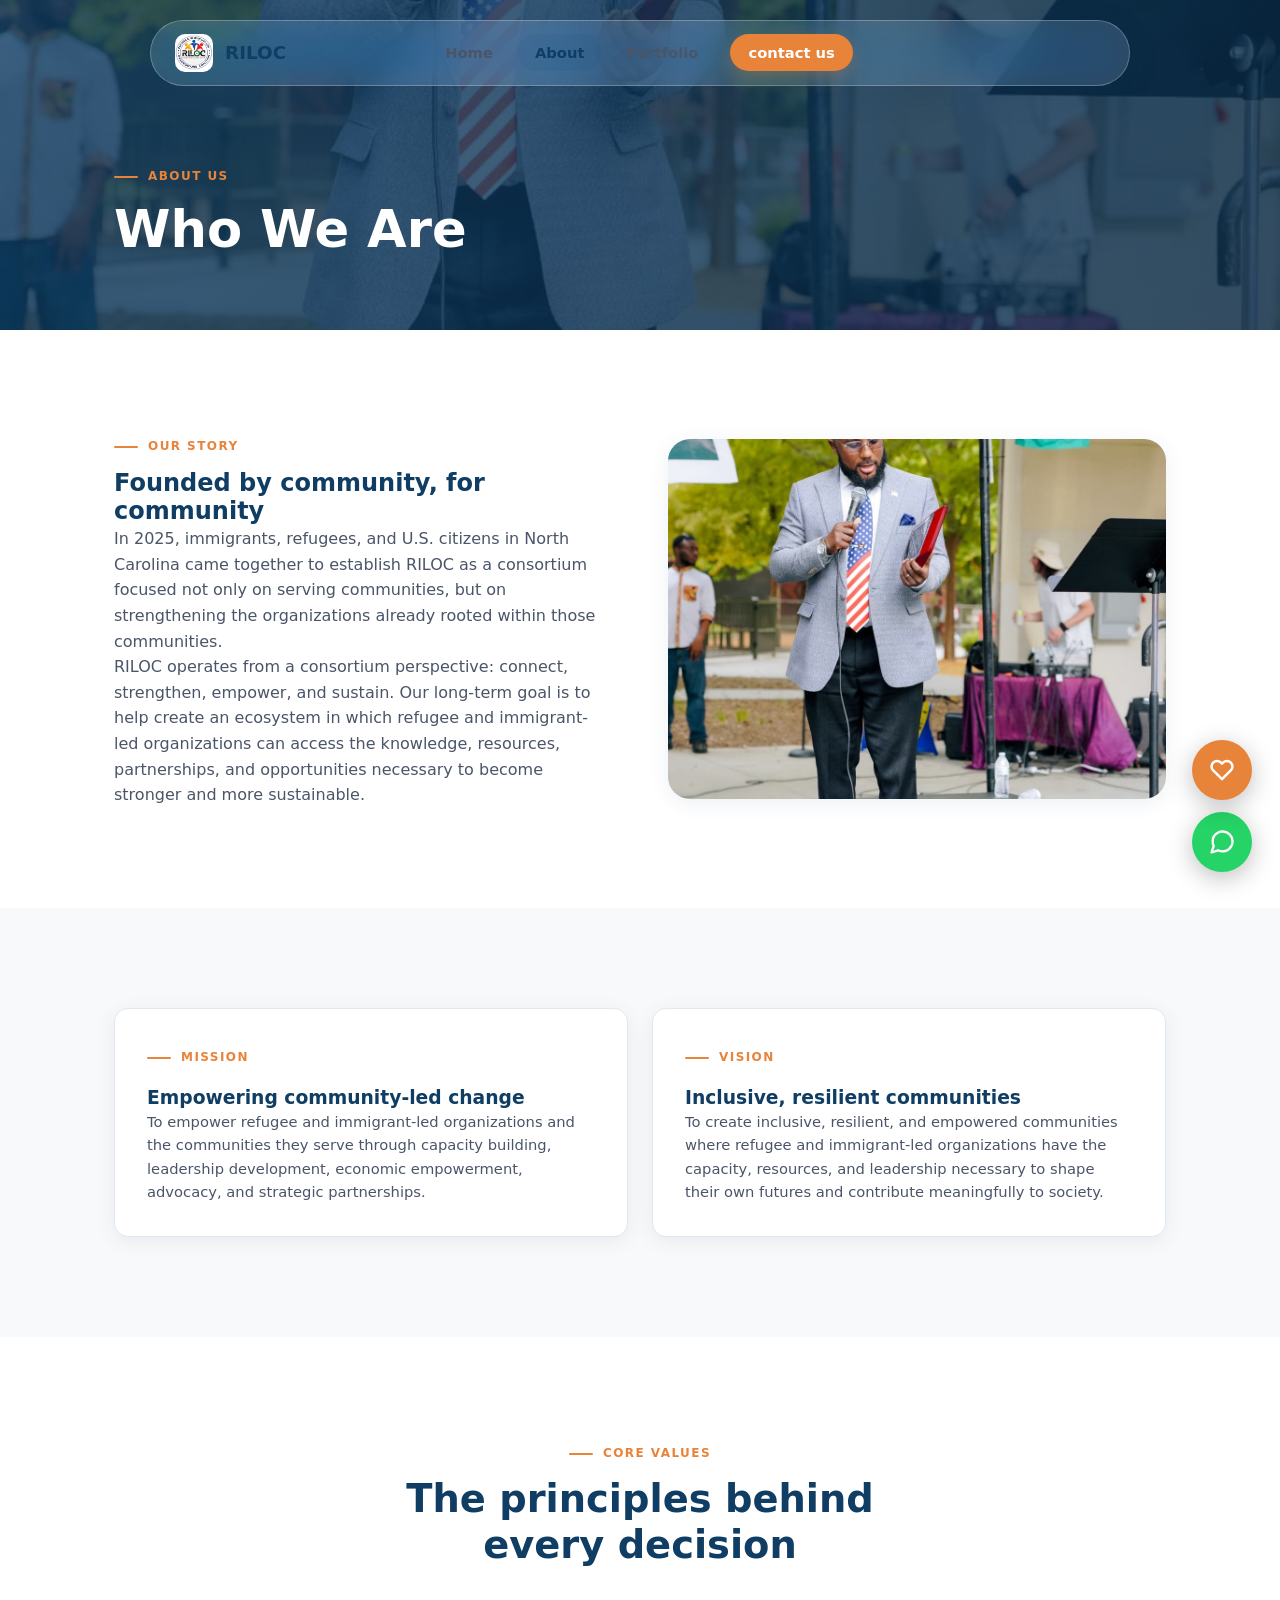
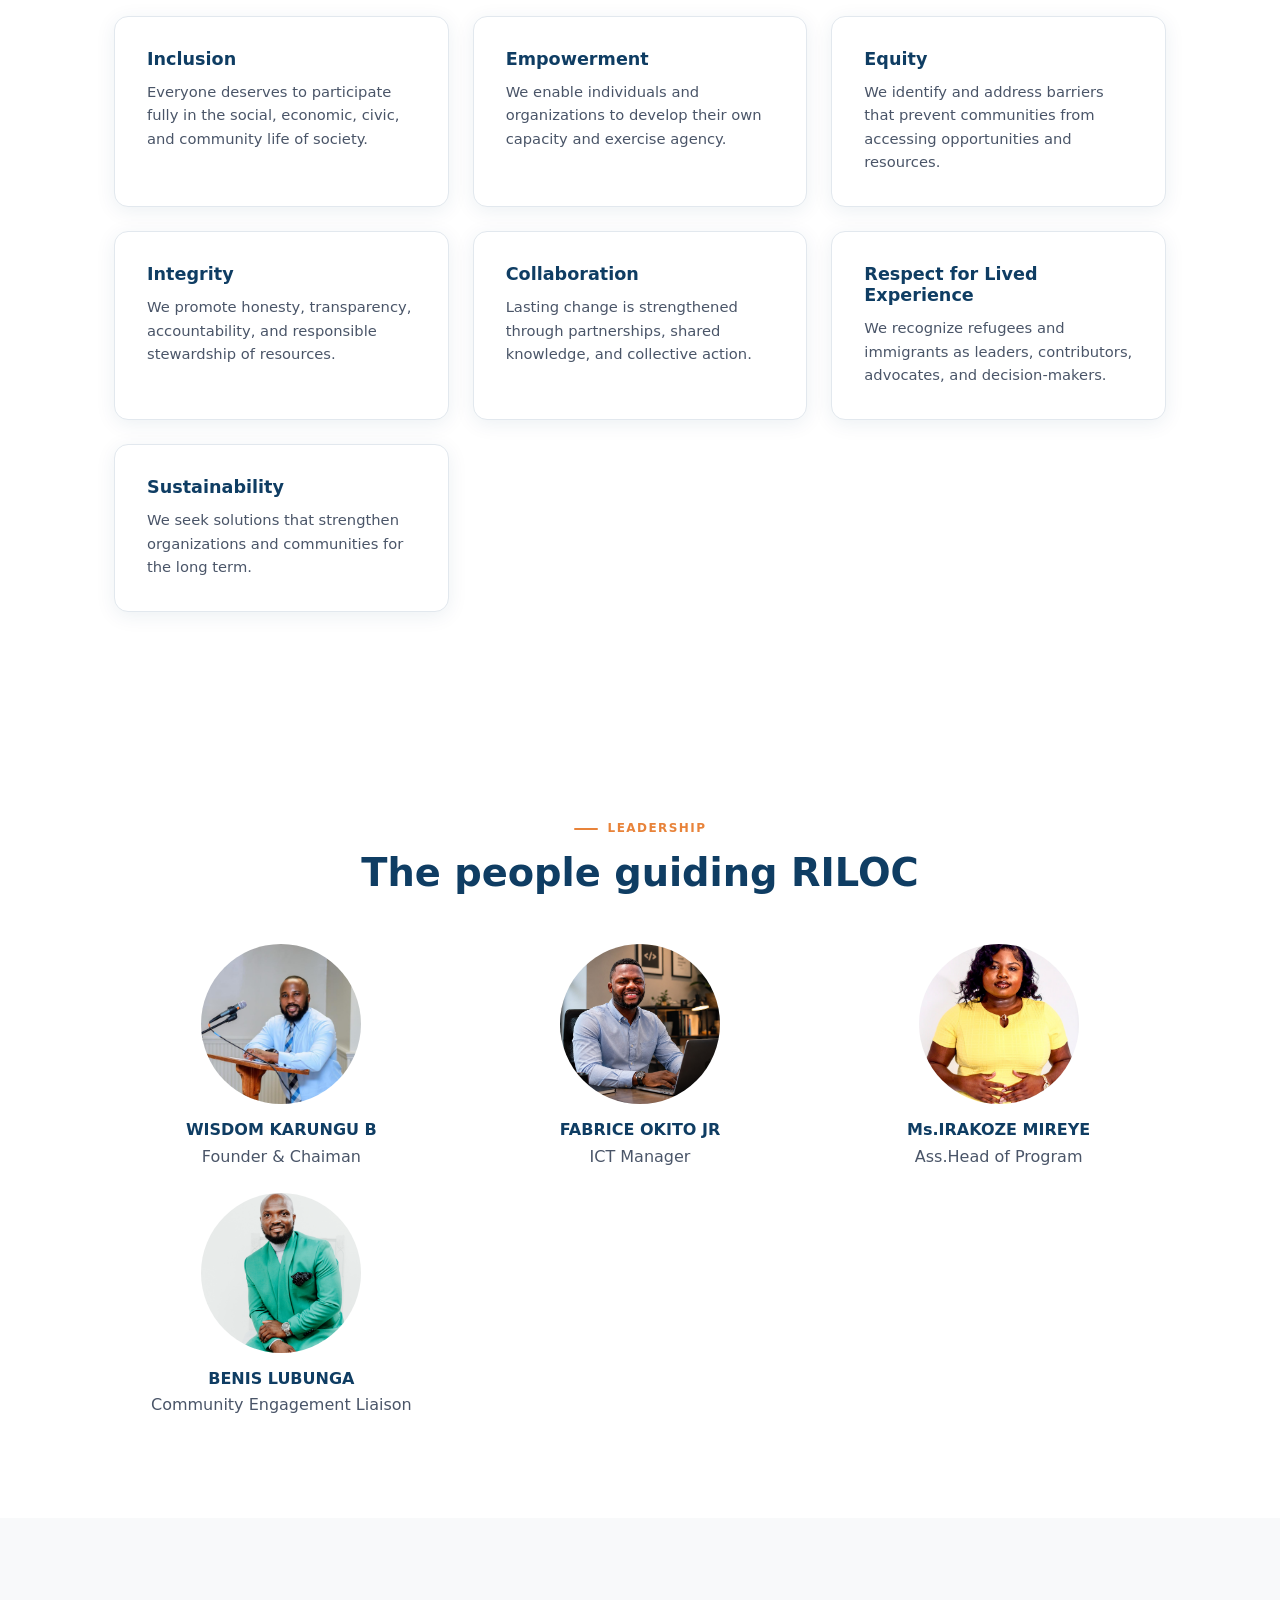
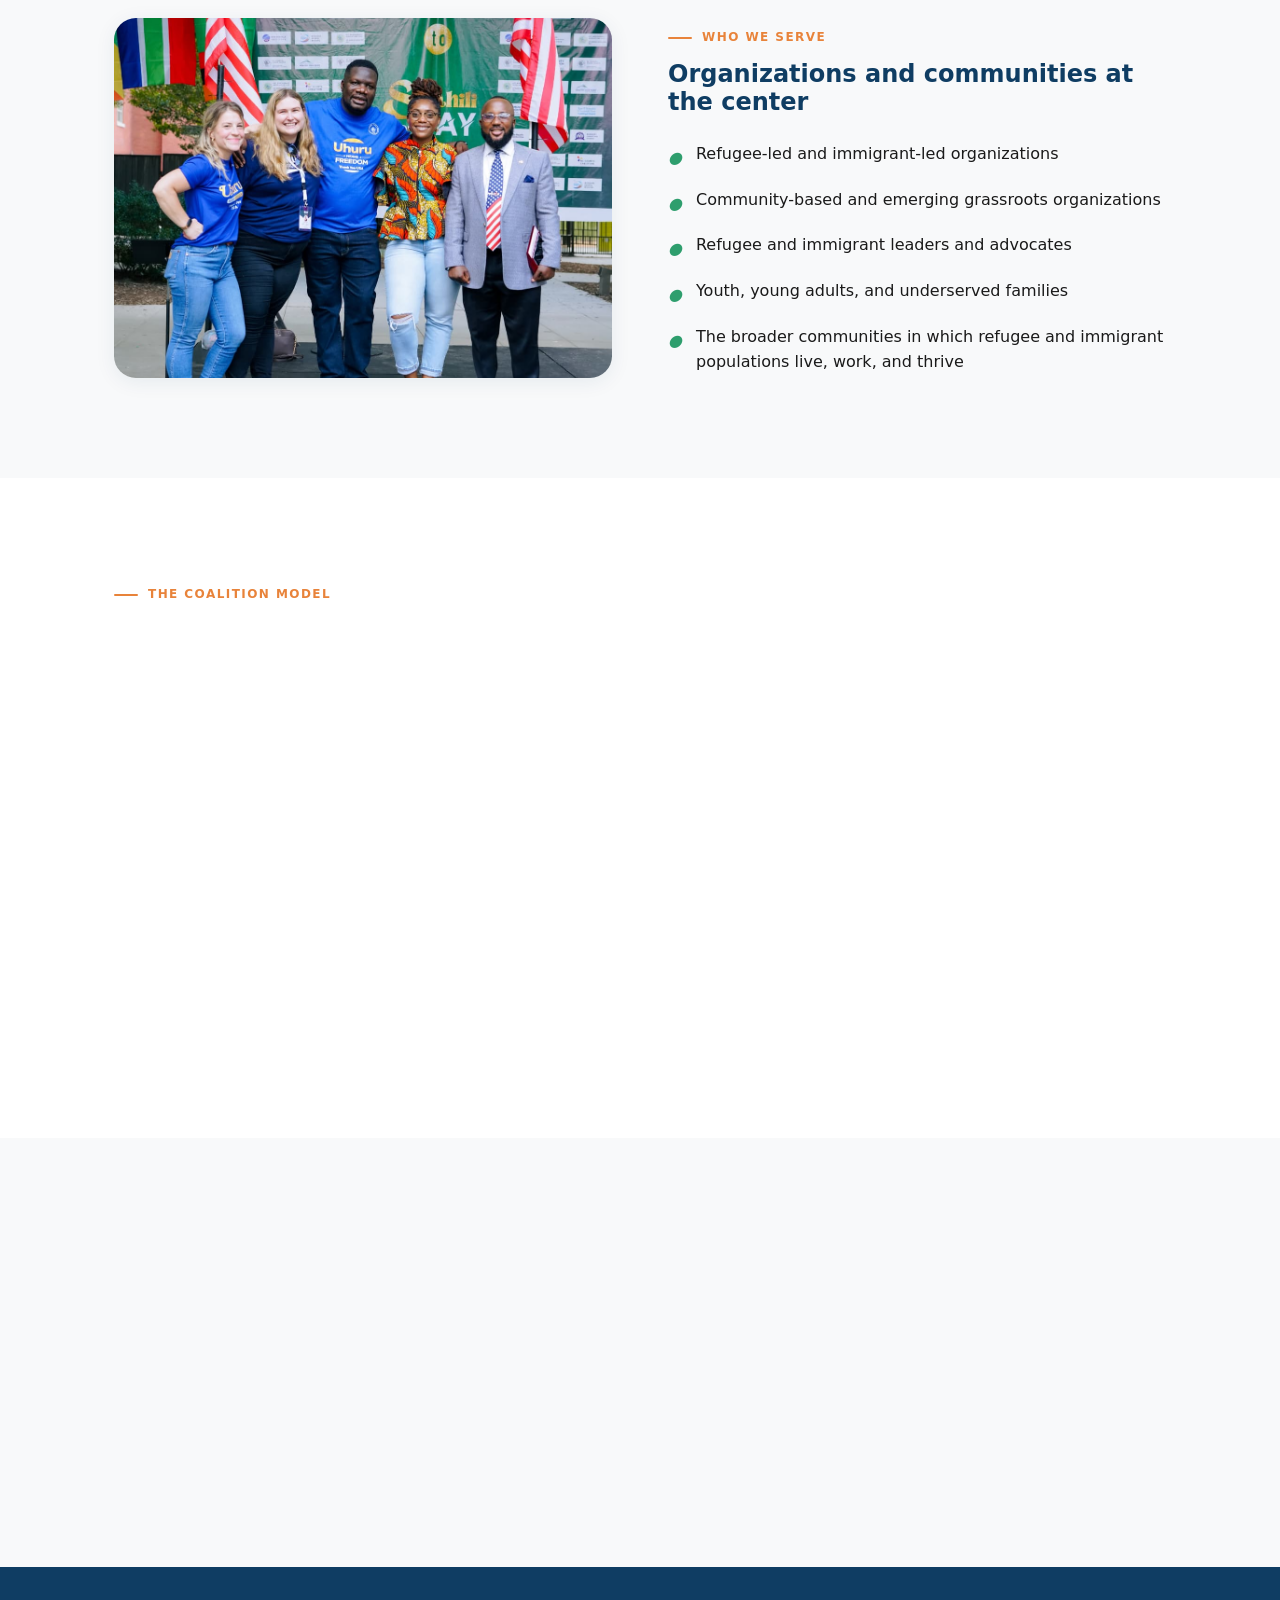
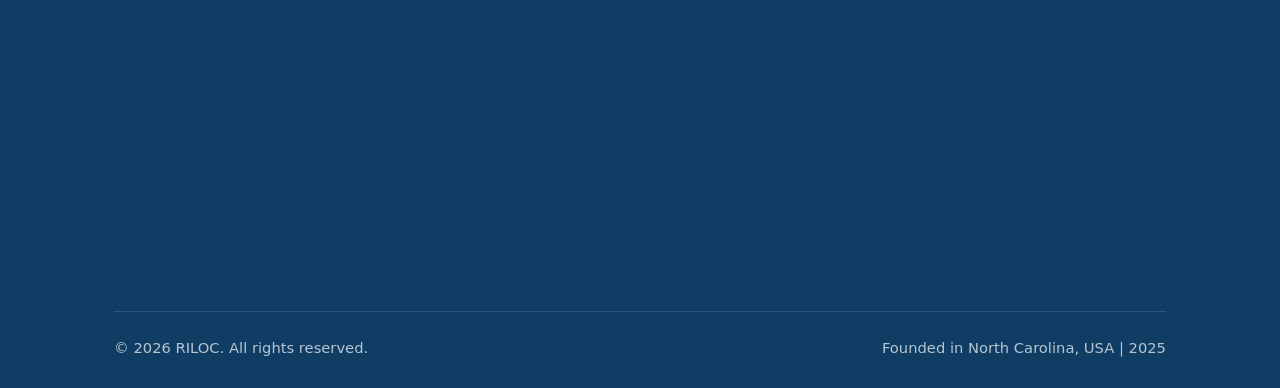
<file: about.html>
<!DOCTYPE html>
<html lang="en">
<head>
<meta charset="UTF-8">
<meta name="viewport" content="width=device-width, initial-scale=1.0">
<title>About — RILOC</title>
<meta name="description" content="Learn about RILOC's mission, vision, values, and coalition model.">
<link rel="stylesheet" href="css/style.css">
<style>
  .page-header::before{background-image:url('images/riloc-new3.jpeg');}
</style>
<base target="_blank">
</head>
<body>

<nav class="nav" aria-label="Primary">
  <div class="container">
    <a href="index.html" class="brand">
      <img src="images/riloc-logo.png" alt="RILOC">
      RILOC
    </a>
    <button class="nav-toggle" aria-label="Toggle menu" aria-expanded="false">☰</button>
    <ul class="nav-links">
      <li><a href="index.html">Home</a></li>
      <li><a href="about.html" class="active">About</a></li>
      <li><a href="portfolio.html">Portfolio</a></li>
      <li><a href="contact.html" class="btn-donate" data-open-donate>contact us</a></li>
    </ul>
  </div>
</nav>

<!-- Page Header -->
<header class="page-header">
  <div class="container">
    <span class="eyebrow hero-reveal" style="color:var(--orange-500)">About Us</span>
    <h1 class="hero-reveal" style="color:#fff">Who We Are</h1>
  </div>
</header>

<!-- Story -->
<section class="section">
  <div class="container">
    <div class="split">
      <div class="reveal">
        <span class="eyebrow">Our Story</span>
        <h2>Founded by community, for community</h2>
        <p>In 2025, immigrants, refugees, and U.S. citizens in North Carolina came together to establish RILOC as a consortium focused not only on serving communities, but on strengthening the organizations already rooted within those communities.</p>
        <p>RILOC operates from a consortium perspective: connect, strengthen, empower, and sustain. Our long-term goal is to help create an ecosystem in which refugee and immigrant-led organizations can access the knowledge, resources, partnerships, and opportunities necessary to become stronger and more sustainable.</p>
      </div>
      <div class="reveal reveal-delay-2">
        <img src="images/riloc-new3.jpeg" alt="Diverse community gathering" loading="lazy">
      </div>
    </div>
  </div>
</section>

<!-- Mission & Vision -->
<section class="section section-gray">
  <div class="container">
    <div class="grid-2">
      <div class="card reveal">
        <span class="eyebrow">Mission</span>
        <h3 style="margin-top:8px">Empowering community-led change</h3>
        <p>To empower refugee and immigrant-led organizations and the communities they serve through capacity building, leadership development, economic empowerment, advocacy, and strategic partnerships.</p>
      </div>
      <div class="card reveal reveal-delay-2">
        <span class="eyebrow">Vision</span>
        <h3 style="margin-top:8px">Inclusive, resilient communities</h3>
        <p>To create inclusive, resilient, and empowered communities where refugee and immigrant-led organizations have the capacity, resources, and leadership necessary to shape their own futures and contribute meaningfully to society.</p>
      </div>
    </div>
  </div>
</section>

<!-- Core Values -->
<section class="section">
  <div class="container">
    <div class="section-head" style="text-align:center;max-width:600px;margin:0 auto 48px">
      <span class="eyebrow" style="justify-content:center">Core Values</span>
      <h2 class="reveal">The principles behind every decision</h2>
    </div>
    <div class="grid-3">
      <div class="card reveal"><h4>Inclusion</h4><p>Everyone deserves to participate fully in the social, economic, civic, and community life of society.</p></div>
      <div class="card reveal reveal-delay-1"><h4>Empowerment</h4><p>We enable individuals and organizations to develop their own capacity and exercise agency.</p></div>
      <div class="card reveal reveal-delay-2"><h4>Equity</h4><p>We identify and address barriers that prevent communities from accessing opportunities and resources.</p></div>
      <div class="card reveal"><h4>Integrity</h4><p>We promote honesty, transparency, accountability, and responsible stewardship of resources.</p></div>
      <div class="card reveal reveal-delay-1"><h4>Collaboration</h4><p>Lasting change is strengthened through partnerships, shared knowledge, and collective action.</p></div>
      <div class="card reveal reveal-delay-2"><h4>Respect for Lived Experience</h4><p>We recognize refugees and immigrants as leaders, contributors, advocates, and decision-makers.</p></div>
      <div class="card reveal" style="grid-column:span 1"><h4>Sustainability</h4><p>We seek solutions that strengthen organizations and communities for the long term.</p></div>
    </div>
  </div>
</section>


<!-- Leadership -->
<section class="section">
  <div class="container">
    <div class="section-head" style="text-align:center;max-width:600px;margin:0 auto 48px">
      <span class="eyebrow" style="justify-content:center">Leadership</span>
      <h2 class="reveal">The people guiding RILOC</h2>
    </div>
    <div class="grid-3" style="align-items:end">
    




      <div class="reveal reveal-delay-1" style="text-align:center">
        <img src="images/wisdom.jpg" alt="Portrait placeholder" loading="lazy" style="width:160px;height:160px;border-radius:50%;object-fit:cover;display:block;margin:0 auto 16px">
        <h4 style="margin:0">WISDOM KARUNGU B</h4>
        <p style="margin:4px 0 0">Founder & Chaiman</p>
      </div>



      <div class="reveal reveal-delay-1" style="text-align:center">
        <img src="images/Frabrice.jpg" alt="Portrait placeholder" loading="lazy" style="width:160px;height:160px;border-radius:50%;object-fit:cover;display:block;margin:0 auto 16px">
        <h4 style="margin:0">FABRICE OKITO JR</h4>
        <p style="margin:4px 0 0"> ICT Manager</p>
      </div>









            <div class="reveal reveal-delay-1" style="text-align:center">
        <img src="images/Irakoze.jpg" alt="Portrait placeholder" loading="lazy" style="width:160px;height:160px;border-radius:50%;object-fit:cover;display:block;margin:0 auto 16px">
        <h4 style="margin:0">Ms.IRAKOZE MIREYE</h4>
        <p style="margin:4px 0 0">Ass.Head of Program</p>
      </div>







            <div class="reveal reveal-delay-1" style="text-align:center">
        <img src="images/riloc-new1.jpeg" alt="Portrait placeholder" loading="lazy" style="width:160px;height:160px;border-radius:50%;object-fit:cover;display:block;margin:0 auto 16px">
        <h4 style="margin:0">BENIS LUBUNGA</h4>
        <p style="margin:4px 0 0">Community Engagement Liaison</p>
      </div>



    
    </div>
  </div>
</section>



<!-- Who We Serve -->
<section class="section section-gray">
  <div class="container">
    <div class="split">
      <div class="reveal">
        <img src="images/riloc-new4.jpeg" alt="Community leaders in discussion" loading="lazy">
      </div>
      <div class="reveal reveal-delay-2">
        <span class="eyebrow">Who We Serve</span>
        <h2>Organizations and communities at the center</h2>
        <div class="value-list">
          <div class="value-item"><i>●</i><span>Refugee-led and immigrant-led organizations</span></div>
          <div class="value-item"><i>●</i><span>Community-based and emerging grassroots organizations</span></div>
          <div class="value-item"><i>●</i><span>Refugee and immigrant leaders and advocates</span></div>
          <div class="value-item"><i>●</i><span>Youth, young adults, and underserved families</span></div>
          <div class="value-item"><i>●</i><span>The broader communities in which refugee and immigrant populations live, work, and thrive</span></div>
        </div>
      </div>
    </div>
  </div>
</section>

<!-- Coalition Model -->
<section class="section">
  <div class="container">
    <div class="section-head" style="max-width:640px">
      <span class="eyebrow">The Coalition Model</span>
      <h2 class="reveal">Stronger together</h2>
      <p class="reveal reveal-delay-1">RILOC functions as a network and coalition, creating opportunities for organizations to learn from one another rather than working in isolation.</p>
    </div>
    <div class="coalition-grid">
      <div class="coalition-item reveal"><i>●</i> Shared knowledge &amp; technical assistance</div>
      <div class="coalition-item reveal reveal-delay-1"><i>●</i> Capacity-building opportunities</div>
      <div class="coalition-item reveal reveal-delay-2"><i>●</i> Leadership development</div>
      <div class="coalition-item reveal reveal-delay-3"><i>●</i> Collaborative fundraising</div>
      <div class="coalition-item reveal"><i>●</i> Resource sharing &amp; peer learning</div>
      <div class="coalition-item reveal reveal-delay-1"><i>●</i> Joint initiatives &amp; strategic partnerships</div>
      <div class="coalition-item reveal reveal-delay-2"><i>●</i> Increased organizational visibility</div>
      <div class="coalition-item reveal reveal-delay-3"><i>●</i> Collective advocacy</div>
    </div>
  </div>
</section>

<!-- Governance & Scope -->
<section class="section section-gray">
  <div class="container">
    <div class="grid-2">
      <div class="card reveal">
        <span class="eyebrow">Governance</span>
        <h3 style="margin-top:8px">Accountable and transparent</h3>
        <p>RILOC is committed to developing strong governance systems that promote accountability, transparency, ethical leadership, responsible financial management, community representation, and strategic decision-making.</p>
      </div>
      <div class="card reveal reveal-delay-2">
        <span class="eyebrow">Geographic Scope</span>
        <h3 style="margin-top:8px">North Carolina roots, national vision</h3>
        <p>Founded in North Carolina, RILOC begins its work from the state's diverse refugee and immigrant communities. Our long-term vision is to develop a broader network connecting organizations across the United States.</p>
      </div>
    </div>
  </div>
</section>



<!-- Footer -->
<footer class="footer">
  <div class="container">
    <div class="footer-grid">
      <div class="reveal">
        <h4>RILOC</h4>
        <p style="max-width:320px">Refugee &amp; Immigrant-Led Organizations Coalition. Building thriving communities through empowerment, advocacy, and sustainable development.</p>
        <div class="social-icons">
          <a href="https://facebook.com" target="_blank" class="social-icon" aria-label="Facebook">
            <svg viewBox="0 0 24 24"><path d="M18 2h-3a5 5 0 00-5 5v3H7v4h3v8h4v-8h3l1-4h-4V7a1 1 0 011-1h3z"/></svg>
          </a>
          <a href="https://twitter.com" target="_blank" class="social-icon" aria-label="Twitter">
            <svg viewBox="0 0 24 24"><path d="M23 3a10.9 10.9 0 01-3.14 1.53 4.48 4.48 0 00-7.86 3v1A10.66 10.66 0 013 4s-4 9 5 13a11.64 11.64 0 01-7 2c9 5 20 0 20-11.5a4.5 4.5 0 00-.08-.83A7.72 7.72 0 0023 3z"/></svg>
          </a>
          <a href="https://instagram.com" target="_blank" class="social-icon" aria-label="Instagram">
            <svg viewBox="0 0 24 24"><rect x="2" y="2" width="20" height="20" rx="5" ry="5" fill="none" stroke="currentColor" stroke-width="2"/><path d="M16 11.37A4 4 0 1112.63 8 4 4 0 0116 11.37z" fill="none" stroke="currentColor" stroke-width="2"/><line x1="17.5" y1="6.5" x2="17.51" y2="6.5" stroke="currentColor" stroke-width="2" stroke-linecap="round"/></svg>
          </a>
          <a href="https://linkedin.com" target="_blank" class="social-icon" aria-label="LinkedIn">
            <svg viewBox="0 0 24 24"><path d="M16 8a6 6 0 016 6v7h-4v-7a2 2 0 00-2-2 2 2 0 00-2 2v7h-4v-7a6 6 0 016-6z"/><rect x="2" y="9" width="4" height="12"/><circle cx="4" cy="4" r="2"/></svg>
          </a>
          <a href="https://youtube.com" target="_blank" class="social-icon" aria-label="YouTube">
            <svg viewBox="0 0 24 24"><path d="M22.54 6.42a2.78 2.78 0 00-1.94-2C18.88 4 12 4 12 4s-6.88 0-8.6.46a2.78 2.78 0 00-1.94 2A29 29 0 001 12a29 29 0 00.46 5.58 2.78 2.78 0 001.94 2C5.12 20 12 20 12 20s6.88 0 8.6-.46a2.78 2.78 0 001.94-2A29 29 0 0023 12a29 29 0 00-.46-5.58z" fill="none" stroke="currentColor" stroke-width="2"/><polygon points="9.75 15.02 15.5 12 9.75 8.98 9.75 15.02" fill="currentColor"/></svg>
          </a>
        </div>
      </div>
      <div class="reveal reveal-delay-1">
        <h4>Quick Links</h4>
        <ul>
          <li><a href="index.html">Home</a></li>
          <li><a href="about.html">About</a></li>
          <li><a href="portfolio.html">Portfolio</a></li>
        </ul>
      </div>
      <div class="reveal reveal-delay-2">
        <h4>Contact</h4>
        <ul>
          <li>2251 Copperstone Dr. High Point, NC 27265</li>
          <li>+1 (336) 486-7133</li>
    
        </ul>
      </div>
      <div class="reveal reveal-delay-3">
        <h4>Find Us</h4>
        <div class="map-container">
          <iframe src="https://maps.google.com/maps?q=2251+Copperstone+Dr,+High+Point,+NC+27265&t=&z=15&ie=UTF8&iwloc=&output=embed" allowfullscreen="" loading="lazy" referrerpolicy="no-referrer-when-downgrade" title="RILOC Location"></iframe>
        </div>
      </div>
    </div>
    <div class="footer-bottom">
      <span>&copy; 2026 RILOC. All rights reserved.</span>
      <span>Founded in North Carolina, USA | 2025</span>
    </div>
  </div>
</footer>

<!-- Floating Buttons -->
<a href="https://wa.me/13364867133" class="float-btn float-whatsapp" target="_blank" aria-label="Chat on WhatsApp" title="Chat on WhatsApp">
  <svg width="28" height="28" viewBox="0 0 24 24" fill="none" stroke="currentColor" stroke-width="2" stroke-linecap="round" stroke-linejoin="round"><path d="M21 11.5a8.38 8.38 0 01-.9 3.8 8.5 8.5 0 01-7.6 4.7 8.38 8.38 0 01-3.8-.9L3 21l1.9-5.7a8.38 8.38 0 01-.9-3.8 8.5 8.5 0 014.7-7.6 8.38 8.38 0 013.8-.9h.5a8.48 8.48 0 018 8v.5z"/></svg>
</a>
<button class="float-btn float-donate" data-open-donate aria-label="Donate Now" title="Donate Now">
  <svg width="24" height="24" viewBox="0 0 24 24" fill="none" stroke="currentColor" stroke-width="2.5" stroke-linecap="round" stroke-linejoin="round"><path d="M20.84 4.61a5.5 5.5 0 00-7.78 0L12 5.67l-1.06-1.06a5.5 5.5 0 00-7.78 7.78l1.06 1.06L12 21.23l7.78-7.78 1.06-1.06a5.5 5.5 0 000-7.78z"/></svg>
</button>

<!-- Donate Modal -->
<div class="modal-overlay" id="donateModal" role="dialog" aria-modal="true" aria-label="Support RILOC">
  <div class="modal">
    <button class="modal-close" data-close-donate aria-label="Close">✕</button>
    <h3>Support RILOC</h3>
    <p>Your contribution helps strengthen refugee and immigrant-led organizations across communities. Fill in your details below and we will guide you through the donation process.</p>

    <form class="donate-form" id="donateForm">
      <div class="form-row">
        <div class="form-group">
          <label for="d-name">Full Name</label>
          <input type="text" id="d-name" name="name" placeholder="John Doe" required>
        </div>
        <div class="form-group">
          <label for="d-email">Email Address</label>
          <input type="email" id="d-email" name="email" placeholder="john@example.com" required>
        </div>
      </div>
      <div class="form-row">
        <div class="form-group">
          <label for="d-phone">Phone Number</label>
          <input type="tel" id="d-phone" name="phone" placeholder="+1 (336) 000-0000">
        </div>
        <div class="form-group">
          <label for="d-currency">Currency</label>
          <select id="d-currency" name="currency">
            <option value="USD">USD ($)</option>
            <option value="EUR">EUR (€)</option>
            <option value="GBP">GBP (£)</option>
          </select>
        </div>
      </div>
      <div class="form-group">
        <label for="d-amount">Donation Amount</label>
        <input type="number" id="d-amount" name="amount" placeholder="e.g. 100" min="1" required>
      </div>
      <div class="form-group">
        <label for="d-message">Message (Optional)</label>
        <textarea id="d-message" name="message" placeholder="Why are you donating? Any specific program you want to support?"></textarea>
      </div>
      <button type="submit" class="form-submit">Send Donation Request via WhatsApp</button>
      <p class="form-note">By submitting, a WhatsApp message will be sent to RILOC with your details. Our team will follow up with secure payment instructions.</p>
    </form>
  </div>
</div>

<script src="js/main.js"></script>
</body>
</html>
</file>
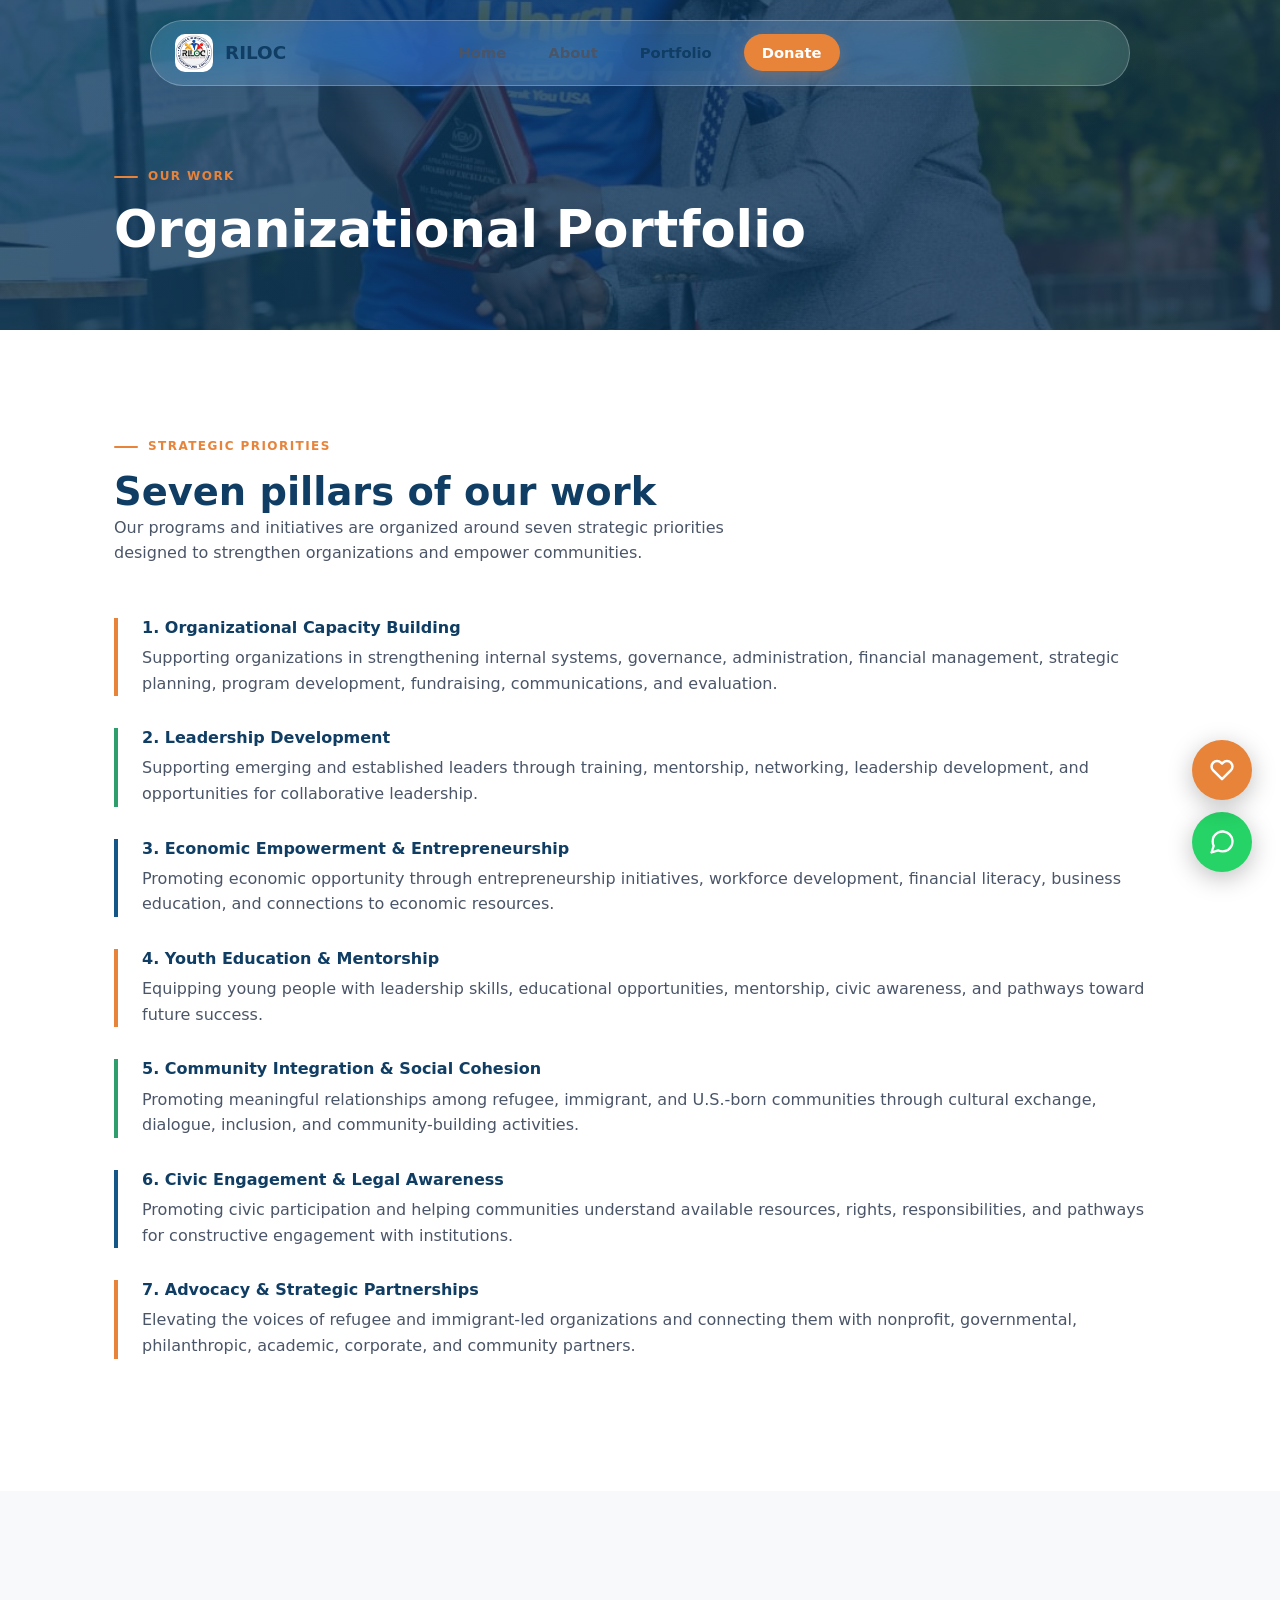
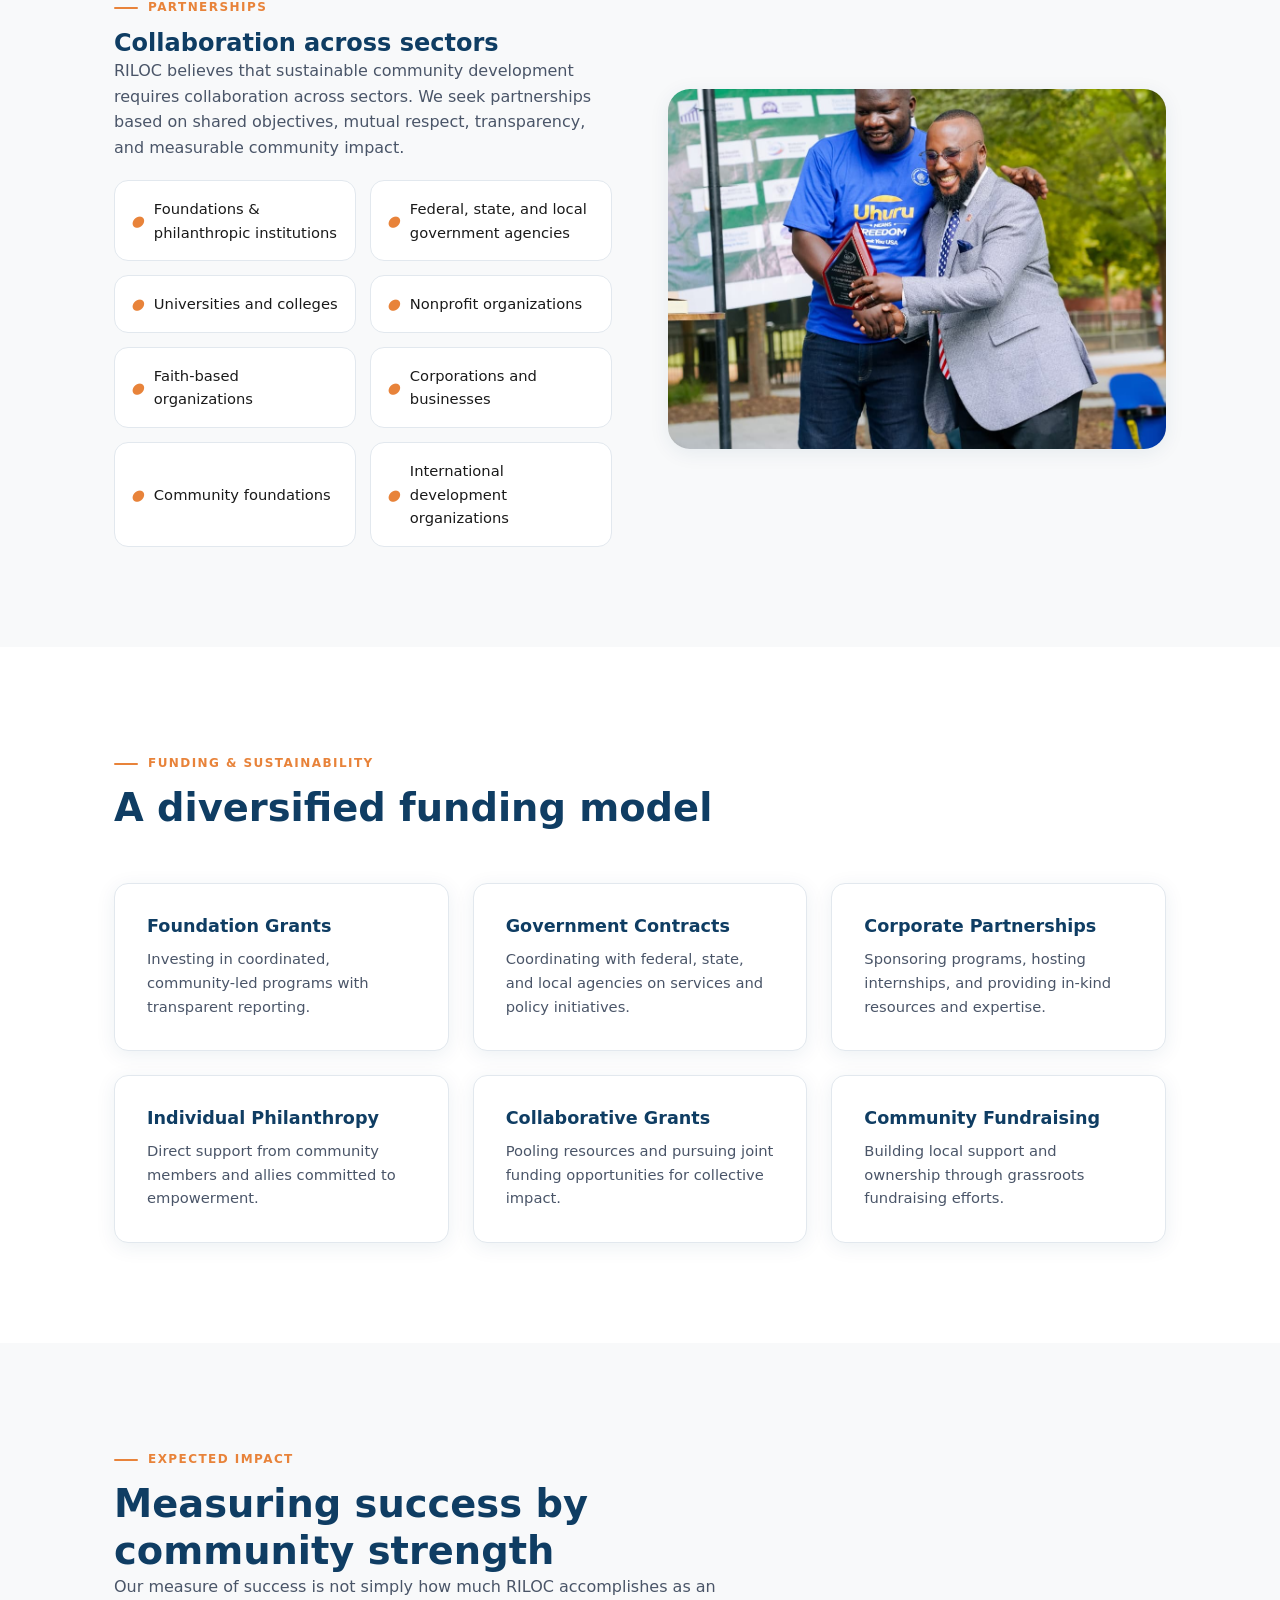
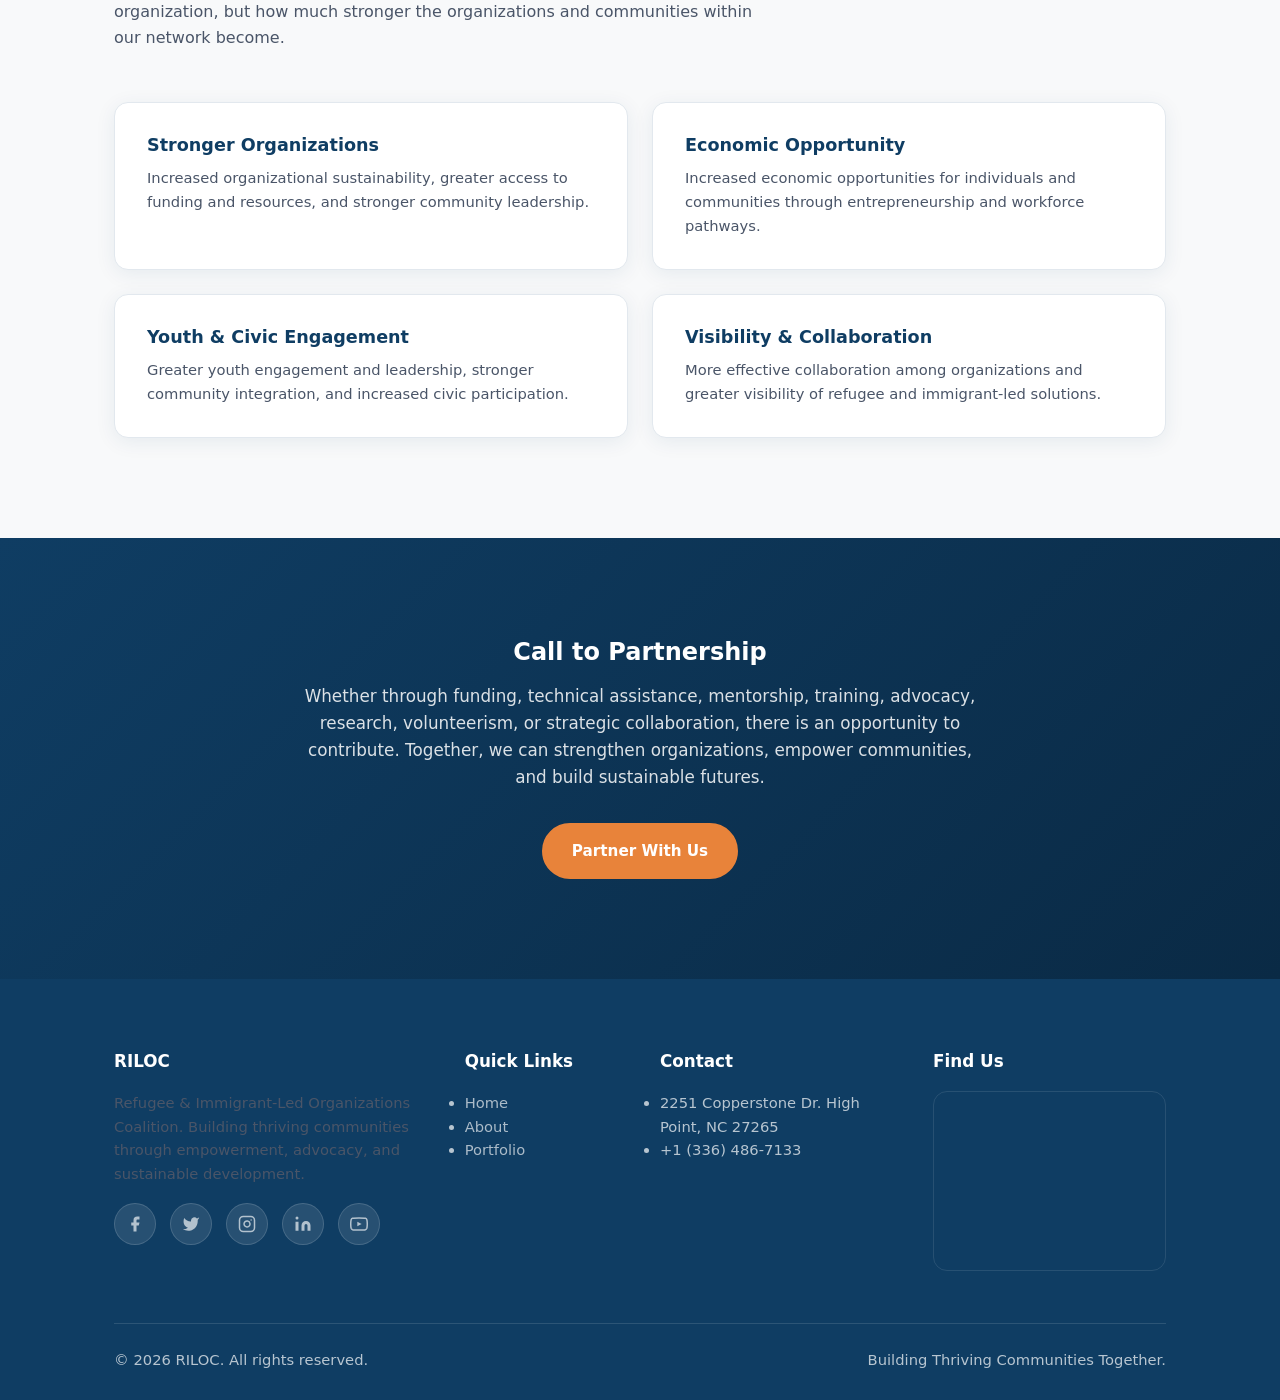
<file: portfolio.html>
<!DOCTYPE html>
<html lang="en">
<head>
<meta charset="UTF-8">
<meta name="viewport" content="width=device-width, initial-scale=1.0">
<title>Portfolio — RILOC Strategic Priorities</title>
<meta name="description" content="Explore RILOC's seven strategic priorities, partnerships, and expected impact.">
<link rel="stylesheet" href="css/style.css">
<style>
  .page-header::before{background-image:url('images/riloc-new5.jpeg');}
</style>
<base target="_blank">
</head>
<body>

<nav class="nav" aria-label="Primary">
  <div class="container">
    <a href="index.html" class="brand">
      <img src="images/riloc-logo.png" alt="RILOC">
      RILOC
    </a>
    <button class="nav-toggle" aria-label="Toggle menu" aria-expanded="false">☰</button>
    <ul class="nav-links">
      <li><a href="index.html">Home</a></li>
      <li><a href="about.html">About</a></li>
      <li><a href="portfolio.html" class="active">Portfolio</a></li>
      <li><a href="#" class="btn-donate" data-open-donate>Donate</a></li>
    </ul>
  </div>
</nav>

<header class="page-header">
  <div class="container">
    <span class="eyebrow hero-reveal" style="color:var(--orange-500)">Our Work</span>
    <h1 class="hero-reveal" style="color:#fff">Organizational Portfolio</h1>
  </div>
</header>

<!-- Strategic Priorities -->
<section class="section">
  <div class="container">
    <div class="section-head" style="max-width:640px">
      <span class="eyebrow">Strategic Priorities</span>
      <h2 class="reveal">Seven pillars of our work</h2>
      <p class="reveal reveal-delay-1">Our programs and initiatives are organized around seven strategic priorities designed to strengthen organizations and empower communities.</p>
    </div>

    <div class="priority-card reveal">
      <h4>1. Organizational Capacity Building</h4>
      <p>Supporting organizations in strengthening internal systems, governance, administration, financial management, strategic planning, program development, fundraising, communications, and evaluation.</p>
    </div>
    <div class="priority-card reveal reveal-delay-1" style="border-left-color:var(--green-600)">
      <h4>2. Leadership Development</h4>
      <p>Supporting emerging and established leaders through training, mentorship, networking, leadership development, and opportunities for collaborative leadership.</p>
    </div>
    <div class="priority-card reveal reveal-delay-2" style="border-left-color:var(--blue-700)">
      <h4>3. Economic Empowerment &amp; Entrepreneurship</h4>
      <p>Promoting economic opportunity through entrepreneurship initiatives, workforce development, financial literacy, business education, and connections to economic resources.</p>
    </div>
    <div class="priority-card reveal">
      <h4>4. Youth Education &amp; Mentorship</h4>
      <p>Equipping young people with leadership skills, educational opportunities, mentorship, civic awareness, and pathways toward future success.</p>
    </div>
    <div class="priority-card reveal reveal-delay-1" style="border-left-color:var(--green-600)">
      <h4>5. Community Integration &amp; Social Cohesion</h4>
      <p>Promoting meaningful relationships among refugee, immigrant, and U.S.-born communities through cultural exchange, dialogue, inclusion, and community-building activities.</p>
    </div>
    <div class="priority-card reveal reveal-delay-2" style="border-left-color:var(--blue-700)">
      <h4>6. Civic Engagement &amp; Legal Awareness</h4>
      <p>Promoting civic participation and helping communities understand available resources, rights, responsibilities, and pathways for constructive engagement with institutions.</p>
    </div>
    <div class="priority-card reveal">
      <h4>7. Advocacy &amp; Strategic Partnerships</h4>
      <p>Elevating the voices of refugee and immigrant-led organizations and connecting them with nonprofit, governmental, philanthropic, academic, corporate, and community partners.</p>
    </div>
  </div>
</section>

<!-- Partnerships -->
<section class="section section-gray">
  <div class="container">
    <div class="split">
      <div class="reveal">
        <span class="eyebrow">Partnerships</span>
        <h2>Collaboration across sectors</h2>
        <p>RILOC believes that sustainable community development requires collaboration across sectors. We seek partnerships based on shared objectives, mutual respect, transparency, and measurable community impact.</p>
        <div class="coalition-grid" style="margin-top:20px">
          <div class="coalition-item reveal"><i>●</i> Foundations &amp; philanthropic institutions</div>
          <div class="coalition-item reveal reveal-delay-1"><i>●</i> Federal, state, and local government agencies</div>
          <div class="coalition-item reveal reveal-delay-2"><i>●</i> Universities and colleges</div>
          <div class="coalition-item reveal reveal-delay-3"><i>●</i> Nonprofit organizations</div>
          <div class="coalition-item reveal"><i>●</i> Faith-based organizations</div>
          <div class="coalition-item reveal reveal-delay-1"><i>●</i> Corporations and businesses</div>
          <div class="coalition-item reveal reveal-delay-2"><i>●</i> Community foundations</div>
          <div class="coalition-item reveal reveal-delay-3"><i>●</i> International development organizations</div>
        </div>
      </div>
      <div class="reveal reveal-delay-2">
        <img src="images/riloc-new5.jpeg" alt="Partners collaborating" loading="lazy">
      </div>
    </div>
  </div>
</section>

<!-- Funding -->
<section class="section">
  <div class="container">
    <div class="section-head" style="max-width:640px">
      <span class="eyebrow">Funding &amp; Sustainability</span>
      <h2 class="reveal">A diversified funding model</h2>
    </div>
    <div class="grid-3">
      <div class="card reveal"><h4>Foundation Grants</h4><p>Investing in coordinated, community-led programs with transparent reporting.</p></div>
      <div class="card reveal reveal-delay-1"><h4>Government Contracts</h4><p>Coordinating with federal, state, and local agencies on services and policy initiatives.</p></div>
      <div class="card reveal reveal-delay-2"><h4>Corporate Partnerships</h4><p>Sponsoring programs, hosting internships, and providing in-kind resources and expertise.</p></div>
      <div class="card reveal"><h4>Individual Philanthropy</h4><p>Direct support from community members and allies committed to empowerment.</p></div>
      <div class="card reveal reveal-delay-1"><h4>Collaborative Grants</h4><p>Pooling resources and pursuing joint funding opportunities for collective impact.</p></div>
      <div class="card reveal reveal-delay-2"><h4>Community Fundraising</h4><p>Building local support and ownership through grassroots fundraising efforts.</p></div>
    </div>
  </div>
</section>

<!-- Expected Impact -->
<section class="section section-gray">
  <div class="container">
    <div class="section-head" style="max-width:640px">
      <span class="eyebrow">Expected Impact</span>
      <h2 class="reveal">Measuring success by community strength</h2>
      <p class="reveal reveal-delay-1">Our measure of success is not simply how much RILOC accomplishes as an organization, but how much stronger the organizations and communities within our network become.</p>
    </div>
    <div class="grid-2">
      <div class="card reveal"><h4>Stronger Organizations</h4><p>Increased organizational sustainability, greater access to funding and resources, and stronger community leadership.</p></div>
      <div class="card reveal reveal-delay-1"><h4>Economic Opportunity</h4><p>Increased economic opportunities for individuals and communities through entrepreneurship and workforce pathways.</p></div>
      <div class="card reveal reveal-delay-2"><h4>Youth &amp; Civic Engagement</h4><p>Greater youth engagement and leadership, stronger community integration, and increased civic participation.</p></div>
      <div class="card reveal reveal-delay-3"><h4>Visibility &amp; Collaboration</h4><p>More effective collaboration among organizations and greater visibility of refugee and immigrant-led solutions.</p></div>
    </div>
  </div>
</section>

<!-- Call to Action -->
<section class="section" style="background:linear-gradient(135deg,var(--blue-900),#0a2a45);color:#fff">
  <div class="container" style="text-align:center;max-width:720px">
    <h2 class="reveal" style="color:#fff;margin-bottom:16px">Call to Partnership</h2>
    <p class="reveal reveal-delay-1" style="color:rgba(255,255,255,.85);font-size:1.05rem;margin-bottom:32px">
      Whether through funding, technical assistance, mentorship, training, advocacy, research, volunteerism, or strategic collaboration, there is an opportunity to contribute. Together, we can strengthen organizations, empower communities, and build sustainable futures.
    </p>
    <a href="#" class="btn btn-primary reveal reveal-delay-2" data-open-donate>Partner With Us</a>
  </div>
</section>

<!-- Footer -->
<footer class="footer">
  <div class="container">
    <div class="footer-grid">
      <div class="reveal">
        <h4>RILOC</h4>
        <p style="max-width:320px">Refugee &amp; Immigrant-Led Organizations Coalition. Building thriving communities through empowerment, advocacy, and sustainable development.</p>
        <div class="social-icons">
          <a href="https://facebook.com" target="_blank" class="social-icon" aria-label="Facebook">
            <svg viewBox="0 0 24 24"><path d="M18 2h-3a5 5 0 00-5 5v3H7v4h3v8h4v-8h3l1-4h-4V7a1 1 0 011-1h3z"/></svg>
          </a>
          <a href="https://twitter.com" target="_blank" class="social-icon" aria-label="Twitter">
            <svg viewBox="0 0 24 24"><path d="M23 3a10.9 10.9 0 01-3.14 1.53 4.48 4.48 0 00-7.86 3v1A10.66 10.66 0 013 4s-4 9 5 13a11.64 11.64 0 01-7 2c9 5 20 0 20-11.5a4.5 4.5 0 00-.08-.83A7.72 7.72 0 0023 3z"/></svg>
          </a>
          <a href="https://instagram.com" target="_blank" class="social-icon" aria-label="Instagram">
            <svg viewBox="0 0 24 24"><rect x="2" y="2" width="20" height="20" rx="5" ry="5" fill="none" stroke="currentColor" stroke-width="2"/><path d="M16 11.37A4 4 0 1112.63 8 4 4 0 0116 11.37z" fill="none" stroke="currentColor" stroke-width="2"/><line x1="17.5" y1="6.5" x2="17.51" y2="6.5" stroke="currentColor" stroke-width="2" stroke-linecap="round"/></svg>
          </a>
          <a href="https://linkedin.com" target="_blank" class="social-icon" aria-label="LinkedIn">
            <svg viewBox="0 0 24 24"><path d="M16 8a6 6 0 016 6v7h-4v-7a2 2 0 00-2-2 2 2 0 00-2 2v7h-4v-7a6 6 0 016-6z"/><rect x="2" y="9" width="4" height="12"/><circle cx="4" cy="4" r="2"/></svg>
          </a>
          <a href="https://youtube.com" target="_blank" class="social-icon" aria-label="YouTube">
            <svg viewBox="0 0 24 24"><path d="M22.54 6.42a2.78 2.78 0 00-1.94-2C18.88 4 12 4 12 4s-6.88 0-8.6.46a2.78 2.78 0 00-1.94 2A29 29 0 001 12a29 29 0 00.46 5.58 2.78 2.78 0 001.94 2C5.12 20 12 20 12 20s6.88 0 8.6-.46a2.78 2.78 0 001.94-2A29 29 0 0023 12a29 29 0 00-.46-5.58z" fill="none" stroke="currentColor" stroke-width="2"/><polygon points="9.75 15.02 15.5 12 9.75 8.98 9.75 15.02" fill="currentColor"/></svg>
          </a>
        </div>
      </div>
      <div class="reveal reveal-delay-1">
        <h4>Quick Links</h4>
        <ul>
          <li><a href="index.html">Home</a></li>
          <li><a href="about.html">About</a></li>
          <li><a href="portfolio.html">Portfolio</a></li>
        </ul>
      </div>
      <div class="reveal reveal-delay-2">
        <h4>Contact</h4>
        <ul>
          <li>2251 Copperstone Dr. High Point, NC 27265</li>
          <li>+1 (336) 486-7133</li>
        </ul>
      </div>
      <div class="reveal reveal-delay-3">
        <h4>Find Us</h4>
        <div class="map-container">
          <iframe src="https://maps.google.com/maps?q=2251+Copperstone+Dr,+High+Point,+NC+27265&t=&z=15&ie=UTF8&iwloc=&output=embed" allowfullscreen="" loading="lazy" referrerpolicy="no-referrer-when-downgrade" title="RILOC Location"></iframe>
        </div>
      </div>
    </div>
    <div class="footer-bottom">
      <span>&copy; 2026 RILOC. All rights reserved.</span>
      <span>Building Thriving Communities Together.</span>
    </div>
  </div>
</footer>

<!-- Floating Buttons -->
<a href="https://wa.me/13364867133" class="float-btn float-whatsapp" target="_blank" aria-label="Chat on WhatsApp" title="Chat on WhatsApp">
  <svg width="28" height="28" viewBox="0 0 24 24" fill="none" stroke="currentColor" stroke-width="2" stroke-linecap="round" stroke-linejoin="round"><path d="M21 11.5a8.38 8.38 0 01-.9 3.8 8.5 8.5 0 01-7.6 4.7 8.38 8.38 0 01-3.8-.9L3 21l1.9-5.7a8.38 8.38 0 01-.9-3.8 8.5 8.5 0 014.7-7.6 8.38 8.38 0 013.8-.9h.5a8.48 8.48 0 018 8v.5z"/></svg>
</a>
<button class="float-btn float-donate" data-open-donate aria-label="Donate Now" title="Donate Now">
  <svg width="24" height="24" viewBox="0 0 24 24" fill="none" stroke="currentColor" stroke-width="2.5" stroke-linecap="round" stroke-linejoin="round"><path d="M20.84 4.61a5.5 5.5 0 00-7.78 0L12 5.67l-1.06-1.06a5.5 5.5 0 00-7.78 7.78l1.06 1.06L12 21.23l7.78-7.78 1.06-1.06a5.5 5.5 0 000-7.78z"/></svg>
</button>

<!-- Donate Modal -->
<div class="modal-overlay" id="donateModal" role="dialog" aria-modal="true" aria-label="Support RILOC">
  <div class="modal">
    <button class="modal-close" data-close-donate aria-label="Close">✕</button>
    <h3>Support RILOC</h3>
    <p>Your contribution helps strengthen refugee and immigrant-led organizations across communities. Fill in your details below and we will guide you through the donation process.</p>

    <form class="donate-form" id="donateForm">
      <div class="form-row">
        <div class="form-group">
          <label for="d-name">Full Name</label>
          <input type="text" id="d-name" name="name" placeholder="John Doe" required>
        </div>
        <div class="form-group">
          <label for="d-email">Email Address</label>
          <input type="email" id="d-email" name="email" placeholder="john@example.com" required>
        </div>
      </div>
      <div class="form-row">
        <div class="form-group">
          <label for="d-phone">Phone Number</label>
          <input type="tel" id="d-phone" name="phone" placeholder="+1 (336) 000-0000">
        </div>
        <div class="form-group">
          <label for="d-currency">Currency</label>
          <select id="d-currency" name="currency">
            <option value="USD">USD ($)</option>
            <option value="EUR">EUR (€)</option>
            <option value="GBP">GBP (£)</option>
          </select>
        </div>
      </div>
      <div class="form-group">
        <label for="d-amount">Donation Amount</label>
        <input type="number" id="d-amount" name="amount" placeholder="e.g. 100" min="1" required>
      </div>
      <div class="form-group">
        <label for="d-message">Message (Optional)</label>
        <textarea id="d-message" name="message" placeholder="Why are you donating? Any specific program you want to support?"></textarea>
      </div>
      <button type="submit" class="form-submit">Send Donation Request via WhatsApp</button>
      <p class="form-note">By submitting, a WhatsApp message will be sent to RILOC with your details. Our team will follow up with secure payment instructions.</p>
    </form>
  </div>
</div>

<script src="js/main.js"></script>
</body>
</html>
</file>
<file: css/style.css>
/* RILOC Enhanced — Live, Animated & Interactive Design */
:root{
  --blue-900:#0F3D63;
  --blue-700:#155689;
  --orange-500:#E8833A;
  --green-600:#2E9E6D;
  --ink:#1a1a1a;
  --ink-soft:#4a5568;
  --gray-50:#f8f9fa;
  --gray-100:#eef2f6;
  --gray-200:#e2e8ee;
  --white:#ffffff;
  --radius:14px;
  --radius-lg:22px;
  --shadow:0 4px 20px rgba(15,61,99,0.08);
  --shadow-hover:0 12px 32px rgba(15,61,99,0.14);
  --whatsapp:#25D366;
}

*{box-sizing:border-box;margin:0;padding:0}
html{scroll-behavior:smooth}
body{
  font-family:system-ui,-apple-system,BlinkMacSystemFont,"Segoe UI",Roboto,"Helvetica Neue",Arial,sans-serif;
  color:var(--ink);line-height:1.6;background:var(--white);
  overflow-x:hidden;
}
h1,h2,h3,h4{font-weight:800;line-height:1.2;color:var(--blue-900)}
p{color:var(--ink-soft)}
a{text-decoration:none;color:inherit}
img{max-width:100%;display:block}
.container{max-width:1100px;margin:0 auto;padding:0 24px}

/* ============================================
   ENHANCED GLASSMORPHISM NAVBAR (Centered)
   ============================================ */
.nav{
  position:fixed;top:20px;left:50%;transform:translateX(-50%);z-index:1000;
  width:92%;max-width:980px;
  background:rgba(255,255,255,0.15);
  backdrop-filter:blur(24px) saturate(180%);
  -webkit-backdrop-filter:blur(24px) saturate(180%);
  border:1px solid rgba(255,255,255,0.25);
  border-radius:50px;
  box-shadow:0 8px 32px rgba(15,61,99,0.12);
  transition:all .4s ease;
}
.nav.scrolled{
  background:rgba(255,255,255,0.92);
  border-color:rgba(255,255,255,0.6);
  box-shadow:0 12px 40px rgba(15,61,99,0.18);
  top:12px;
}
.nav .container{
  display:flex;align-items:center;justify-content:center;
  height:64px;position:relative;padding:0 28px;
}
.brand{
  position:absolute;left:24px;
  display:flex;align-items:center;gap:12px;
  font-weight:800;font-size:1.15rem;color:var(--blue-900)
}
.brand img{width:38px;height:38px;border-radius:10px;object-fit:cover}
.nav-links{
  display:flex;align-items:center;gap:6px;list-style:none
}
.nav-links a{
  padding:10px 18px;border-radius:999px;font-weight:600;font-size:.92rem;color:var(--ink-soft);
  transition:.25s;position:relative;
}
.nav-links a:hover,.nav-links a.active{
  color:var(--blue-900);background:rgba(15,61,99,0.08);
}
.nav-links .btn-donate{
  background:var(--orange-500);color:#fff;margin-left:8px;
  box-shadow:0 6px 18px rgba(232,131,58,.3)
}
.nav-links .btn-donate:hover{background:#d6702a;transform:translateY(-1px)}
.nav-toggle{
  display:none;position:absolute;right:20px;
  background:none;border:none;font-size:1.4rem;color:var(--blue-900);cursor:pointer;
  width:40px;height:40px;border-radius:50%;align-items:center;justify-content:center;
}
.nav-toggle:hover{background:rgba(15,61,99,0.08);}

/* Mobile nav */
@media(max-width:768px){
  .nav{border-radius:24px;width:95%;top:12px;}
  .nav-links{
    position:fixed;top:90px;right:-100%;width:280px;height:auto;
    background:rgba(255,255,255,0.95);backdrop-filter:blur(20px);
    border:1px solid var(--gray-200);border-radius:20px;
    flex-direction:column;align-items:flex-start;padding:24px;gap:6px;
    transition:right .35s cubic-bezier(0.4,0,0.2,1);
    box-shadow:var(--shadow-hover);
  }
  .nav-links.open{right:12px}
  .nav-links a{width:100%}
  .nav-links .btn-donate{margin-left:0;margin-top:8px;text-align:center}
  .nav-toggle{display:flex}
}

/* ============================================
   BUTTONS
   ============================================ */
.btn{
  display:inline-flex;align-items:center;justify-content:center;gap:8px;
  font-weight:700;padding:14px 28px;border-radius:999px;border:2px solid transparent;
  cursor:pointer;transition:.25s;font-size:.95rem
}
.btn-primary{background:var(--orange-500);color:#fff;border-color:var(--orange-500)}
.btn-primary:hover{background:#d6702a;border-color:#d6702a;transform:translateY(-2px);box-shadow:0 8px 24px rgba(232,131,58,.35)}
.btn-outline{border-color:rgba(255,255,255,.6);color:#fff;background:transparent}
.btn-outline:hover{background:#fff;color:var(--blue-900);border-color:#fff}
.btn-blue{background:var(--blue-700);color:#fff;border-color:var(--blue-700)}
.btn-blue:hover{background:var(--blue-900);border-color:var(--blue-900);transform:translateY(-2px)}

/* ============================================
   SECTIONS & REVEAL ANIMATIONS
   ============================================ */
.section{padding:100px 0}
.section-gray{background:var(--gray-50)}
.section-head{margin-bottom:52px}
.section-head h2{font-size:clamp(1.6rem,3.2vw,2.4rem)}
.eyebrow{
  display:inline-flex;align-items:center;gap:10px;
  font-size:.75rem;font-weight:700;letter-spacing:.12em;text-transform:uppercase;color:var(--orange-500);
  margin-bottom:12px
}
.eyebrow::before{content:"";width:24px;height:2px;background:var(--orange-500);border-radius:2px}

/* Scroll reveal classes */
.reveal{opacity:0;transform:translateY(50px);transition:all .9s cubic-bezier(0.16,1,0.3,1)}
.reveal.visible{opacity:1;transform:translateY(0)}
.reveal-left{opacity:0;transform:translateX(-60px);transition:all .9s cubic-bezier(0.16,1,0.3,1)}
.reveal-left.visible{opacity:1;transform:translateX(0)}
.reveal-right{opacity:0;transform:translateX(60px);transition:all .9s cubic-bezier(0.16,1,0.3,1)}
.reveal-right.visible{opacity:1;transform:translateX(0)}
.reveal-scale{opacity:0;transform:scale(0.92);transition:all .9s cubic-bezier(0.16,1,0.3,1)}
.reveal-scale.visible{opacity:1;transform:scale(1)}
.reveal-delay-1{transition-delay:.1s}
.reveal-delay-2{transition-delay:.2s}
.reveal-delay-3{transition-delay:.3s}
.reveal-delay-4{transition-delay:.4s}
.reveal-delay-5{transition-delay:.5s}

/* ============================================
   HERO SECTIONS (with background images & text animation)
   ============================================ */
.hero{
  position:relative;padding:180px 0 120px;
  background:linear-gradient(135deg,var(--blue-900),#0a2a45);
  color:#fff;overflow:hidden;
}
.hero::before{
  content:"";position:absolute;inset:0;
  background:url('images/riloc-new1.jpg') center/cover no-repeat;
  opacity:.22;
  animation:kenBurns 25s ease-in-out infinite alternate;
}
.hero .container{position:relative;z-index:2}
.hero h1{font-size:clamp(2.2rem,5.5vw,3.8rem);color:#fff;margin-bottom:18px}
.hero p{color:rgba(255,255,255,.9);font-size:1.15rem;max-width:580px;margin-bottom:36px;line-height:1.7}
.hero-actions{display:flex;gap:16px;flex-wrap:wrap}

/* Hero text reveal animation */
.hero-reveal{opacity:0;transform:translateY(40px);animation:heroReveal 1s cubic-bezier(0.16,1,0.3,1) forwards}
.hero-reveal:nth-child(1){animation-delay:.2s}
.hero-reveal:nth-child(2){animation-delay:.45s}
.hero-reveal:nth-child(3){animation-delay:.65s}
.hero-reveal:nth-child(4){animation-delay:.85s}

@keyframes heroReveal{to{opacity:1;transform:translateY(0)}}
@keyframes kenBurns{0%{transform:scale(1)}100%{transform:scale(1.12)}}

/* Page headers (About & Portfolio) */
.page-header{
  position:relative;padding:160px 0 70px;
  background:linear-gradient(135deg,var(--blue-900),#0a2a45);
  color:#fff;overflow:hidden;
}
.page-header::before{
  content:"";position:absolute;inset:0;
  background:center/cover no-repeat;
  opacity:.2;
  animation:kenBurns 25s ease-in-out infinite alternate;
}
.page-header .container{position:relative;z-index:2}
.page-header h1{color:#fff;font-size:clamp(2rem,4.5vw,3.2rem)}

/* ============================================
   CARDS & GRIDS
   ============================================ */
.grid-3{display:grid;grid-template-columns:repeat(3,1fr);gap:24px}
.grid-2{display:grid;grid-template-columns:repeat(2,1fr);gap:24px}
.card{
  background:var(--white);border:1px solid var(--gray-200);border-radius:var(--radius);
  padding:32px;transition:.35s;box-shadow:var(--shadow)
}
.card:hover{transform:translateY(-8px);box-shadow:var(--shadow-hover);border-color:var(--gray-100)}
.card .icon{
  width:48px;height:48px;border-radius:12px;display:flex;align-items:center;justify-content:center;
  font-size:1.2rem;margin-bottom:18px;color:#fff
}
.card h4{margin-bottom:10px;font-size:1.1rem}
.card p{font-size:.92rem}

/* Approach steps */
.step-row{display:flex;align-items:center;gap:16px;flex-wrap:wrap;margin-top:28px}
.step{
  background:var(--white);border:1px solid var(--gray-200);border-radius:var(--radius);
  padding:16px 24px;font-weight:700;color:var(--blue-900);display:flex;align-items:center;gap:10px;
  transition:.3s;
}
.step:hover{transform:translateY(-3px);box-shadow:var(--shadow);border-color:var(--blue-700)}
.step i{color:var(--green-600)}

/* Split layout */
.split{display:grid;grid-template-columns:1fr 1fr;gap:56px;align-items:center}
.split img{border-radius:var(--radius-lg);width:100%;height:360px;object-fit:cover;box-shadow:var(--shadow);transition:.5s}
.split img:hover{transform:scale(1.02);box-shadow:var(--shadow-hover)}

/* Values list */
.value-list{display:flex;flex-direction:column;gap:16px;margin-top:24px}
.value-item{display:flex;gap:14px;align-items:flex-start}
.value-item i{color:var(--green-600);margin-top:4px;flex-shrink:0}

/* Coalition model */
.coalition-grid{display:grid;grid-template-columns:repeat(2,1fr);gap:14px;margin-top:24px}
.coalition-item{
  background:var(--white);border:1px solid var(--gray-200);border-radius:var(--radius);
  padding:16px;font-size:.92rem;display:flex;align-items:center;gap:10px;
  transition:.25s;
}
.coalition-item:hover{border-color:var(--orange-500);transform:translateX(4px)}
.coalition-item i{color:var(--orange-500)}

/* Portfolio priorities */
.priority-card{border-left:4px solid var(--orange-500);padding-left:24px;margin-bottom:32px;transition:.3s}
.priority-card:hover{padding-left:28px;border-left-width:6px}
.priority-card h4{margin-bottom:8px}

/* ============================================
   AFRICAN FLAGS MARQUEE
   ============================================ */
.flags-section{padding:50px 0;background:linear-gradient(90deg,var(--gray-50),var(--white),var(--gray-50));overflow:hidden}
.flags-section .eyebrow{justify-content:center;display:flex;margin-bottom:28px}
.flag-marquee{position:relative;width:100%;overflow:hidden}
.flag-track{display:flex;gap:40px;animation:flagScroll 40s linear infinite;width:max-content}
.flag-track:hover{animation-play-state:paused}
.flag-item{
  display:flex;flex-direction:column;align-items:center;gap:10px;
  min-width:90px;transition:.3s;
}
.flag-item:hover{transform:translateY(-6px) scale(1.08)}
.flag-item img{width:64px;height:40px;object-fit:cover;border-radius:6px;box-shadow:0 4px 12px rgba(0,0,0,0.12)}
.flag-item span{font-size:.72rem;font-weight:700;color:var(--ink-soft);text-transform:uppercase;letter-spacing:.05em}

@keyframes flagScroll{
  0%{transform:translateX(0)}
  100%{transform:translateX(-50%)}
}

/* ============================================
   GALLERY FRAMES (Different Shapes)
   ============================================ */
.gallery-section{padding:100px 0}
.gallery-grid{
  display:grid;
  grid-template-columns:repeat(4,1fr);
  grid-auto-rows:220px;
  gap:20px;
}
.gallery-frame{
  position:relative;overflow:hidden;box-shadow:var(--shadow);
  transition:all .5s cubic-bezier(0.16,1,0.3,1);cursor:pointer;
  background:var(--gray-100);
}
.gallery-frame img{
  width:100%;height:100%;object-fit:cover;
  transition:transform .7s cubic-bezier(0.16,1,0.3,1);
}
.gallery-frame:hover{box-shadow:var(--shadow-hover);z-index:2}
.gallery-frame:hover img{transform:scale(1.15)}
.gallery-frame::after{
  content:attr(data-label);position:absolute;bottom:0;left:0;right:0;
  padding:20px 16px 14px;
  background:linear-gradient(transparent,rgba(15,61,99,0.85));
  color:#fff;font-weight:700;font-size:.9rem;
  opacity:0;transform:translateY(10px);transition:.4s;
}
.gallery-frame:hover::after{opacity:1;transform:translateY(0)}

/* Different frame shapes */
.frame-1{grid-column:span 2;grid-row:span 2;border-radius:40px 10px 40px 10px}
.frame-2{border-radius:10px 40px 10px 40px}
.frame-3{border-radius:50%;grid-row:span 2;transform:scale(0.95)}
.frame-3:hover{transform:scale(1)}
.frame-4{border-radius:20px;grid-column:span 2}
.frame-5{border-radius:30% 70% 70% 30% / 30% 30% 70% 70%;grid-row:span 2}
.frame-6{border-radius:10px 10px 40px 40px}
.frame-7{border-radius:40px 40px 10px 10px;grid-column:span 2}
.frame-8{border-radius:20px 50px 20px 50px}

/* ============================================
   IMAGE SLIDER / MARQUEE (Live feel)
   ============================================ */
.image-slider-section{padding:70px 0;overflow:hidden;background:var(--blue-900);position:relative}
.image-slider-section::before{
  content:"";position:absolute;inset:0;
  background:url('images/riloc-new1.jpg') center/cover no-repeat;opacity:.08;
}
.image-slider-section .container{position:relative;z-index:2}
.image-slider-section h2{color:#fff;text-align:center;margin-bottom:40px}
.image-marquee{overflow:hidden;position:relative}
.image-marquee-track{
  display:flex;gap:24px;
  animation:marqueeScroll 35s linear infinite;
  width:max-content;
}
.image-marquee-track:hover{animation-play-state:paused}
.image-marquee-track img{
  height:260px;width:380px;object-fit:cover;border-radius:var(--radius-lg);
  box-shadow:0 8px 30px rgba(0,0,0,0.3);transition:.4s;
}
.image-marquee-track img:hover{transform:scale(1.05)}

@keyframes marqueeScroll{
  0%{transform:translateX(0)}
  100%{transform:translateX(-50%)}
}

/* ============================================
   FLOATING BUTTONS
   ============================================ */
.float-btn{
  position:fixed;right:28px;z-index:999;
  width:60px;height:60px;border-radius:50%;
  display:flex;align-items:center;justify-content:center;
  color:#fff;font-size:1.6rem;cursor:pointer;
  box-shadow:0 6px 24px rgba(0,0,0,0.25);
  transition:all .3s ease;border:none;
}
.float-btn:hover{transform:translateY(-4px) scale(1.1)}
.float-whatsapp{
  bottom:28px;background:var(--whatsapp);
  animation:whatsappPulse 2.5s ease-in-out infinite;
}
.float-donate{
  bottom:100px;background:var(--orange-500);
  animation:donateFloat 3s ease-in-out infinite;
}

@keyframes whatsappPulse{
  0%,100%{box-shadow:0 0 0 0 rgba(37,211,102,0.6)}
  50%{box-shadow:0 0 0 18px rgba(37,211,102,0)}
}
@keyframes donateFloat{
  0%,100%{transform:translateY(0)}
  50%{transform:translateY(-8px)}
}

/* ============================================
   MODAL WITH DONATE FORM
   ============================================ */
.modal-overlay{
  position:fixed;inset:0;background:rgba(10,20,30,.7);z-index:2000;
  display:none;align-items:center;justify-content:center;padding:24px;
  backdrop-filter:blur(6px);opacity:0;transition:opacity .3s ease;
}
.modal-overlay.open{display:flex;opacity:1}
.modal{
  background:var(--white);border-radius:var(--radius-lg);max-width:540px;width:100%;
  max-height:90vh;overflow:auto;padding:40px;position:relative;
  box-shadow:var(--shadow-hover);
  transform:translateY(30px) scale(0.95);transition:transform .35s cubic-bezier(0.16,1,0.3,1);
}
.modal-overlay.open .modal{transform:translateY(0) scale(1)}
.modal-close{
  position:absolute;top:16px;right:16px;width:38px;height:38px;border-radius:50%;
  border:1px solid var(--gray-200);background:var(--white);cursor:pointer;font-size:1.1rem;
  display:flex;align-items:center;justify-content:center;color:var(--ink-soft);transition:.2s;
}
.modal-close:hover{background:var(--gray-100);color:var(--ink);transform:rotate(90deg)}
.modal h3{margin-bottom:14px;font-size:1.4rem}
.modal > p{margin-bottom:20px;font-size:.95rem;color:var(--ink-soft)}

/* Donate Form */
.donate-form{display:flex;flex-direction:column;gap:16px;margin-top:20px}
.form-group{display:flex;flex-direction:column;gap:6px}
.form-group label{font-size:.85rem;font-weight:700;color:var(--blue-900);text-transform:uppercase;letter-spacing:.04em}
.form-group input,.form-group textarea,.form-group select{
  padding:14px 16px;border:1px solid var(--gray-200);border-radius:12px;
  font-family:inherit;font-size:.95rem;transition:.25s;background:var(--gray-50);
}
.form-group input:focus,.form-group textarea:focus,.form-group select:focus{
  outline:none;border-color:var(--blue-700);background:#fff;box-shadow:0 0 0 4px rgba(21,86,137,0.08);
}
.form-group textarea{resize:vertical;min-height:80px}
.form-row{display:grid;grid-template-columns:1fr 1fr;gap:16px}
.form-submit{
  background:var(--orange-500);color:#fff;border:none;padding:16px;
  border-radius:12px;font-weight:700;font-size:1rem;cursor:pointer;
  transition:.25s;margin-top:8px;
}
.form-submit:hover{background:#d6702a;transform:translateY(-2px);box-shadow:0 8px24px rgba(232,131,58,.3)}
.form-note{
  font-size:.82rem;color:var(--ink-soft);text-align:center;margin-top:12px;
}

/* ============================================
   FOOTER ENHANCED
   ============================================ */
.footer{
  background:var(--blue-900);color:rgba(255,255,255,.7);padding:72px 0 28px;font-size:.92rem
}
.footer h4{color:#fff;font-size:1.05rem;margin-bottom:20px}
.footer a{color:rgba(255,255,255,.65);transition:.2s}
.footer a:hover{color:#fff}
.footer-grid{display:grid;grid-template-columns:2fr 1fr 1.5fr 1.5fr;gap:40px;margin-bottom:52px}
.footer-bottom{border-top:1px solid rgba(255,255,255,.12);padding-top:24px;display:flex;justify-content:space-between;flex-wrap:wrap;gap:12px}

/* Social Icons */
.social-icons{display:flex;gap:14px;margin-top:18px;flex-wrap:wrap}
.social-icon{
  width:42px;height:42px;border-radius:50%;
  background:rgba(255,255,255,0.1);border:1px solid rgba(255,255,255,0.15);
  display:flex;align-items:center;justify-content:center;
  color:#fff;transition:.3s;
}
.social-icon:hover{background:var(--orange-500);border-color:var(--orange-500);transform:translateY(-3px)}
.social-icon svg{width:18px;height:18px;fill:currentColor}

/* Map container */
.map-container{
  border-radius:var(--radius);overflow:hidden;border:1px solid rgba(255,255,255,0.1);
  margin-top:12px;height:180px;
}
.map-container iframe{width:100%;height:100%;border:0;display:block}

/* ============================================
   RESPONSIVE
   ============================================ */
@media(max-width:900px){
  .grid-3,.grid-2,.split,.footer-grid{grid-template-columns:1fr}
  .split img{height:280px}
  .section{padding:70px 0}
  .hero{padding:150px 0 90px}
  .gallery-grid{grid-template-columns:repeat(2,1fr);grid-auto-rows:180px}
  .frame-1{grid-column:span 2;grid-row:span 2}
  .frame-3{grid-row:span 1}
  .frame-4{grid-column:span 1}
  .frame-5{grid-row:span 1}
  .frame-7{grid-column:span 2}
  .footer-grid{grid-template-columns:1fr 1fr}
}
@media(max-width:480px){
  .hero-actions{flex-direction:column}
  .hero-actions .btn{width:100%}
  .step-row{flex-direction:column;align-items:stretch}
  .coalition-grid{grid-template-columns:1fr}
  .gallery-grid{grid-template-columns:1fr;grid-auto-rows:240px}
  .frame-1,.frame-4,.frame-7{grid-column:span 1}
  .form-row{grid-template-columns:1fr}
  .footer-grid{grid-template-columns:1fr}
  .float-btn{width:54px;height:54px;font-size:1.4rem;right:18px}
  .float-whatsapp{bottom:18px}
  .float-donate{bottom:82px}
}

/* Smooth scrollbar */
::-webkit-scrollbar{width:8px}
::-webkit-scrollbar-track{background:var(--gray-50)}
::-webkit-scrollbar-thumb{background:var(--blue-700);border-radius:4px}
::-webkit-scrollbar-thumb:hover{background:var(--blue-900)}

/* Selection color */
::selection{background:var(--orange-500);color:#fff}
</file>
